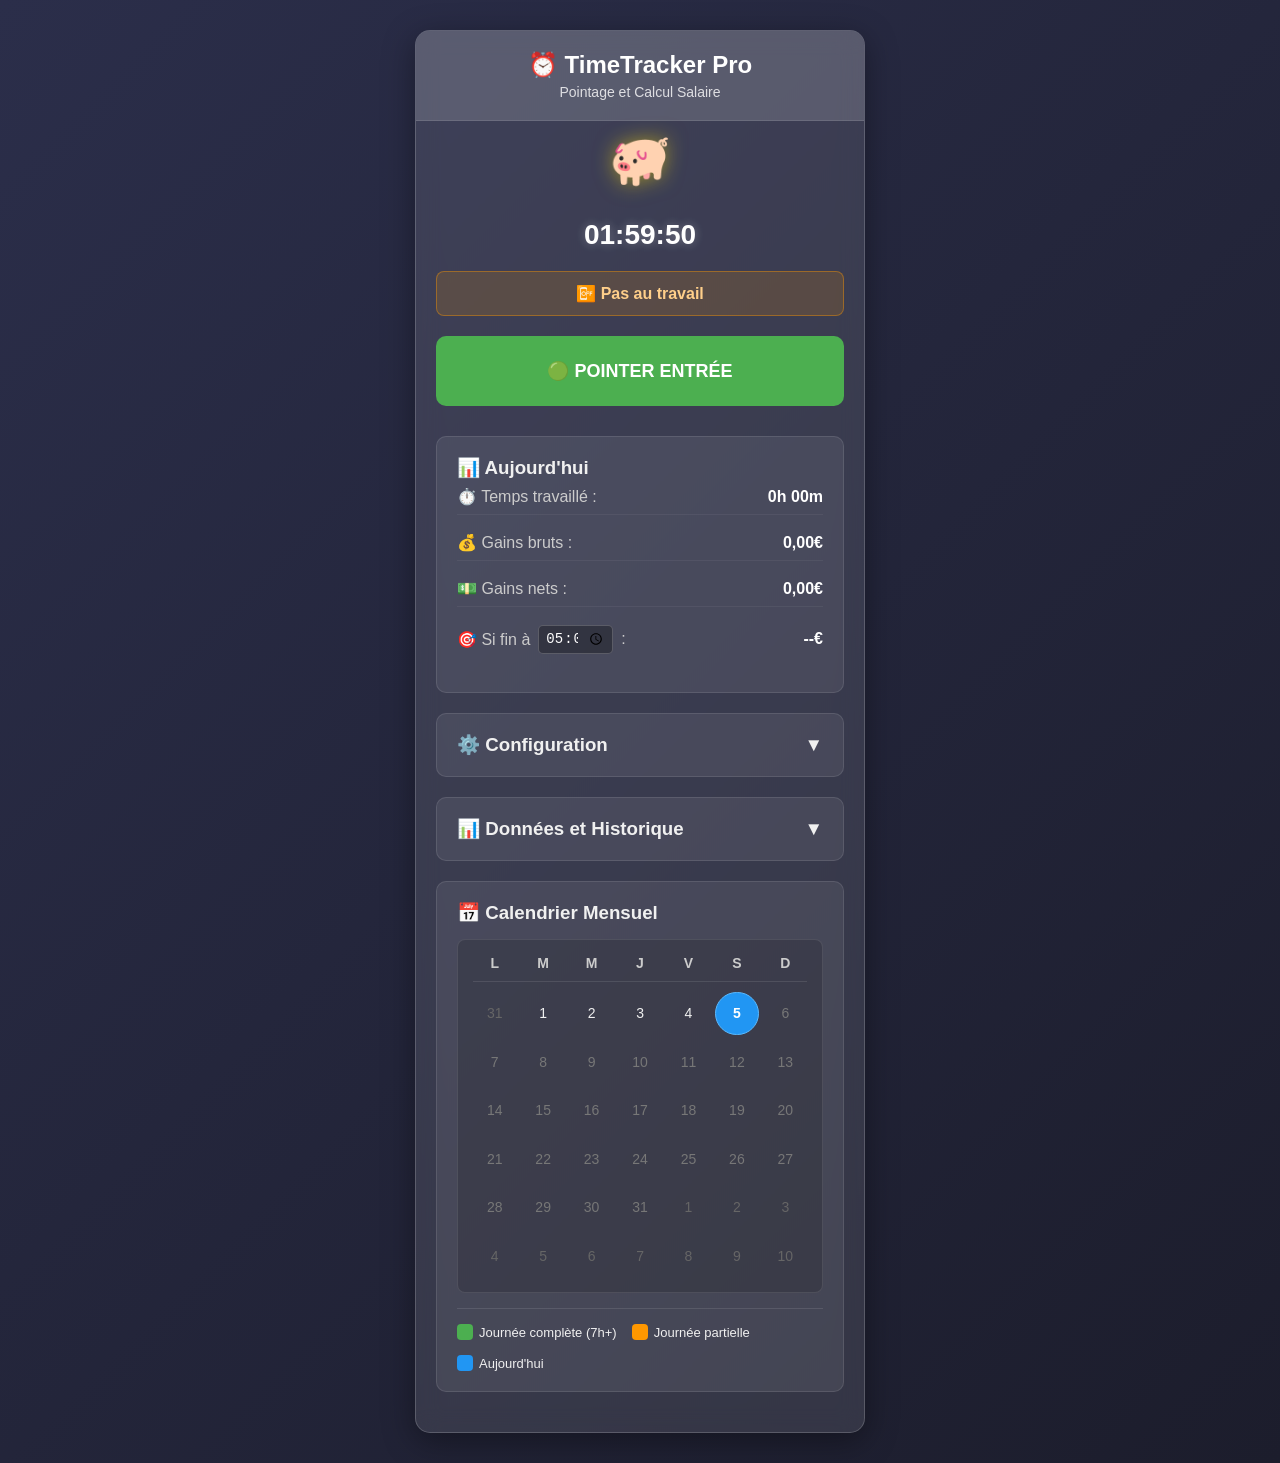
<file: backup/index.html>
<!DOCTYPE html>
<html lang="fr">
<head>
    <meta charset="UTF-8">
    <meta name="viewport" content="width=device-width, initial-scale=1.0">
    <title>TimeTracker Pro - Pointage Heures</title>
    <link rel="stylesheet" href="style.css">
</head>
<body>
    <div class="container">
        <div class="header">
            <h1>⏰ TimeTracker Pro</h1>
            <div class="subtitle">Pointage et Calcul Salaire</div>
        </div>

        <!-- Tirelire -->
        <div class="piggy-bank-container">
            <div class="piggy-bank">🐖</div>
            <div id="coin-container"></div>
        </div>

        <div class="main-content">
            <!-- Horloge temps réel -->
            <div class="current-time" id="currentTime">--:--:--</div>

            <!-- Statut de travail -->
            <div class="status-bar not-working" id="statusBar">
                📴 Pas au travail
            </div>

            <!-- Bouton principal de pointage -->
            <button class="punch-button punch-in" id="punchButton" onclick="togglePunch()">
                🟢 Pointer Entrée
            </button>

            <!-- Statistiques du jour -->
            <div class="card">
                <h3>📊 Aujourd'hui</h3>
                <div class="stat-item">
                    <span class="stat-label">⏱️ Temps travaillé :</span>
                    <span class="stat-value" id="workedTime">0h 00m</span>
                </div>
                <div class="stat-item">
                    <span class="stat-label">💰 Gains bruts :</span>
                    <span class="stat-value" id="grossEarnings">0,00€</span>
                </div>
                <div class="stat-item">
                    <span class="stat-label">💵 Gains nets :</span>
                    <span class="stat-value" id="netEarnings">0,00€</span>
                </div>
                <div class="stat-item">
                    <span class="stat-label">🎯 Si fin à <input type="time" id="endTimeTarget" value="17:00" onchange="updateProjection()"> :</span>
                    <span class="stat-value" id="projection">--€</span>
                </div>
            </div>

            <!-- Configuration -->
            <div class="card collapsible">
                <h3 class="card-header">⚙️ Configuration <span class="chevron">▼</span></h3>
                <div class="card-content">
                    <!-- Salaires -->
                    <div class="config-row">
                        <div class="input-group">
                            <label for="hourlyGross">Salaire brut/heure (€) :</label>
                            <input type="number" id="hourlyGross" value="12.50" step="0.01" onchange="saveConfig()">
                        </div>
                        <div class="input-group">
                            <label for="hourlyNet">Salaire net/heure (€) :</label>
                            <input type="number" id="hourlyNet" value="10.00" step="0.01" onchange="saveConfig()">
                        </div>
                    </div>

                    <!-- Horaires personnalisés -->
                    <div class="config-row">
                        <div class="input-group">
                            <label for="workStartTime">Heure début habituelle :</label>
                            <input type="time" id="workStartTime" value="08:30" onchange="saveConfig()">
                        </div>
                        <div class="input-group">
                            <label for="workEndTime">Heure fin habituelle :</label>
                            <input type="time" id="workEndTime" value="17:00" onchange="saveConfig()">
                        </div>
                    </div>

                    <div class="config-row">
                        <div class="input-group">
                            <label for="weeklyHours">Heures/semaine :</label>
                            <input type="number" id="weeklyHours" value="35" onchange="saveConfig()">
                        </div>
                        <div class="input-group">
                            <label for="dailyHours">Heures/jour théoriques :</label>
                            <input type="number" id="dailyHours" value="7" step="0.25" onchange="saveConfig()">
                        </div>
                    </div>
                </div>
            </div>

            <!-- Export et Historique -->
            <div class="card collapsible">
                <h3 class="card-header">📊 Données et Historique <span class="chevron">▼</span></h3>
                <div class="card-content">
                    <!-- Navigation mois -->
                    <div class="month-nav">
                        <button onclick="changeMonth(-1)">◀️</button>
                        <span id="currentMonth">Septembre 2025</span>
                        <button onclick="changeMonth(1)">▶️</button>
                    </div>

                <!-- Statistiques mois en cours -->
                <div class="month-stats">
                    <div class="stat-item">
                        <span class="stat-label">📅 Jours travaillés :</span>
                        <span class="stat-value" id="monthDays">0</span>
                    </div>
                    <div class="stat-item">
                        <span class="stat-label">⏱️ Total heures :</span>
                        <span class="stat-value" id="monthHours">0h 00m</span>
                    </div>
                    <div class="stat-item">
                        <span class="stat-label">💰 Total gains :</span>
                        <span class="stat-value" id="monthEarnings">0,00€</span>
                    </div>
                </div>

                    <!-- Boutons export -->
                    <div class="export-buttons">
                        <button class="export-btn" onclick="exportCurrentMonth()">📤 Export CSV Mois</button>
                        <button class="export-btn" onclick="exportAllData()">📋 Export CSV Complet</button>
                    </div>
                     <button class="clear-btn" onclick="clearHistory()">🗑️ Effacer tout l'historique</button>
                </div>
            </div>

            <!-- Calendrier -->
            <div class="card">
                <h3>📅 Calendrier Mensuel</h3>
                <div class="mini-calendar">
                    <div class="calendar-header">
                        <div class="weekday">L</div>
                        <div class="weekday">M</div>
                        <div class="weekday">M</div>
                        <div class="weekday">J</div>
                        <div class="weekday">V</div>
                        <div class="weekday">S</div>
                        <div class="weekday">D</div>
                    </div>
                    <div class="calendar-grid" id="calendarGrid">
                        <!-- Jours générés par JavaScript -->
                    </div>
                </div>
                <div class="calendar-legend">
                    <div class="legend-item">
                        <span class="legend-color full-day"></span>
                        <span>Journée complète (7h+)</span>
                    </div>
                    <div class="legend-item">
                        <span class="legend-color partial-day"></span>
                        <span>Journée partielle</span>
                    </div>
                    <div class="legend-item">
                        <span class="legend-color today"></span>
                        <span>Aujourd'hui</span>
                    </div>
                </div>
            </div>
    <script src="script.js"></script>

    <!-- Modal pour les détails du jour -->
    <div id="day-modal" class="modal">
        <div class="modal-content">
            <span class="close-button">&times;</span>
            <h3 id="modal-date"></h3>
            <div id="modal-details"></div>
        </div>
    </div>
</body>
</html>
</file>
<file: backup/style.css>
* {
    margin: 0;
    padding: 0;
    box-sizing: border-box;
}

body {
    font-family: 'Segoe UI', Tahoma, Geneva, Verdana, sans-serif;
    background: linear-gradient(135deg, #2b2e4a 0%, #1c1d2c 100%);
    color: #f0f0f0;
    min-height: 100vh;
    padding: 10px;
}

.container {
    max-width: 450px;
    margin: 20px auto;
    background: rgba(255, 255, 255, 0.1);
    border-radius: 15px;
    box-shadow: 0 8px 32px 0 rgba(0, 0, 0, 0.37);
    backdrop-filter: blur(12px);
    -webkit-backdrop-filter: blur(12px);
    border: 1px solid rgba(255, 255, 255, 0.18);
    overflow: hidden;
}

.header {
    background: rgba(255, 255, 255, 0.15);
    color: white;
    text-align: center;
    padding: 20px;
    border-bottom: 1px solid rgba(255, 255, 255, 0.1);
}

.header h1 {
    font-size: 24px;
    margin-bottom: 5px;
}

.header .subtitle {
    opacity: 0.8;
    font-size: 14px;
}

.main-content {
    padding: 20px;
}

.current-time {
    text-align: center;
    font-size: 28px;
    color: #fff;
    margin-bottom: 20px;
    font-weight: bold;
    text-shadow: 0 0 10px rgba(255, 255, 255, 0.3);
}

.punch-button {
    width: 100%;
    height: 70px;
    font-size: 18px;
    font-weight: bold;
    border: none;
    border-radius: 10px;
    cursor: pointer;
    margin-bottom: 30px;
    transition: all 0.3s ease;
    text-transform: uppercase;
}

.punch-in {
    background: #4CAF50;
    color: white;
}

.punch-out {
    background: #F44336;
    color: white;
}

.punch-button:hover {
    transform: translateY(-2px);
    box-shadow: 0 5px 15px rgba(0,0,0,0.2);
}

/* Card-based layout for sections */
.card {
    background: rgba(255, 255, 255, 0.08);
    border-radius: 10px;
    padding: 20px;
    margin-bottom: 20px;
    border: 1px solid rgba(255, 255, 255, 0.1);
}

.card h3.card-header {
    cursor: pointer;
    display: flex;
    justify-content: space-between;
    align-items: center;
}

.card h3.card-header .chevron {
    transition: transform 0.3s ease;
}

.collapsible .card-content {
    display: none;
    padding-top: 15px;
}

.collapsible.is-open .card-content {
    display: block;
}

.collapsible.is-open .chevron {
    transform: rotate(180deg);
}

.stat-item {
    display: flex;
    justify-content: space-between;
    align-items: center;
    margin-bottom: 10px;
    padding: 8px 0;
    border-bottom: 1px solid rgba(255, 255, 255, 0.05);
}
.stat-item:last-child {
    border-bottom: none;
}

.stat-label {
    color: #ccc;
    display: flex;
    align-items: center;
    gap: 8px;
}

.stat-value {
    font-weight: bold;
    color: #fff;
}

/* Input dans les stats */
#endTimeTarget {
    background: rgba(0,0,0,0.3);
    color: #fff;
    border: 1px solid rgba(255,255,255,0.2);
    border-radius: 5px;
    padding: 3px 6px;
    font-size: 14px;
    width: 75px;
}

.config-row {
    display: grid;
    grid-template-columns: 1fr 1fr;
    gap: 15px;
    margin-bottom: 15px;
}

.input-group {
    margin-bottom: 15px;
}

.input-group label {
    display: block;
    margin-bottom: 5px;
    color: #ccc;
    font-weight: 500;
    font-size: 14px;
}

.input-group input {
    width: 100%;
    padding: 8px;
    background: rgba(0,0,0,0.3);
    border: 1px solid rgba(255,255,255,0.2);
    color: #fff;
    border-radius: 5px;
    font-size: 14px;
}

.input-group input:focus {
    border-color: #764ba2;
    outline: none;
}

.month-nav {
    display: flex;
    justify-content: space-between;
    align-items: center;
    margin-bottom: 15px;
    padding: 10px;
    background: rgba(0,0,0,0.2);
    border-radius: 8px;
}

.month-nav button {
    background: rgba(255,255,255,0.1);
    color: white;
    border: 1px solid rgba(255,255,255,0.2);
    border-radius: 5px;
    padding: 8px 12px;
    cursor: pointer;
    font-size: 16px;
}

.month-nav button:hover {
    background: rgba(255,255,255,0.2);
}

#currentMonth {
    font-weight: bold;
    color: #fff;
}

.month-stats {
    background: rgba(0,0,0,0.1);
    border-radius: 8px;
    padding: 15px;
    margin-bottom: 15px;
}

.export-buttons {
    display: grid;
    grid-template-columns: 1fr 1fr;
    gap: 10px;
}

.export-btn, .clear-btn {
    background: rgba(255,255,255,0.1);
    color: white;
    border: 1px solid rgba(255,255,255,0.2);
    padding: 10px 15px;
    border-radius: 5px;
    cursor: pointer;
    font-size: 14px;
    transition: background 0.3s;
}

.export-btn:hover, .clear-btn:hover {
    background: rgba(255,255,255,0.2);
}

.clear-btn {
    margin-top: 10px;
    background: rgba(244, 67, 54, 0.5); /* Reddish tint */
    border-color: rgba(244, 67, 54, 0.8);
}
.clear-btn:hover {
    background: rgba(244, 67, 54, 0.7);
}


.status-bar {
    text-align: center;
    padding: 12px;
    margin-bottom: 20px;
    border-radius: 8px;
    font-weight: bold;
    border: 1px solid;
}

.status-bar.working {
    background: rgba(76, 175, 80, 0.15);
    color: #98ff9b;
    border-color: rgba(76, 175, 80, 0.4);
}

.status-bar.not-working {
    background: rgba(255, 152, 0, 0.15);
    color: #ffcf8a;
    border-color: rgba(255, 152, 0, 0.4);
}

/* ======================
   CALENDRIER
   ====================== */
.mini-calendar {
    background: rgba(0,0,0,0.15);
    border-radius: 8px;
    padding: 15px;
    margin: 15px 0;
    border: 1px solid rgba(255,255,255,0.1);
}

.calendar-header {
    display: grid;
    grid-template-columns: repeat(7, 1fr);
    gap: 5px;
    margin-bottom: 10px;
    padding-bottom: 10px;
    border-bottom: 1px solid rgba(255,255,255,0.1);
}

.weekday {
    text-align: center;
    font-weight: bold;
    color: #ccc;
    font-size: 14px;
}

.calendar-grid {
    display: grid;
    grid-template-columns: repeat(7, 1fr);
    gap: 5px;
}

.calendar-day {
    aspect-ratio: 1;
    display: flex;
    align-items: center;
    justify-content: center;
    font-size: 14px;
    border-radius: 50%;
    cursor: pointer;
    transition: all 0.2s ease;
    border: 1px solid transparent;
}

.calendar-day.other-month {
    color: #666;
    background: transparent;
    cursor: default;
}

.calendar-day.today {
    background: #2196F3;
    color: white;
    font-weight: bold;
    border-color: #5bbaff;
}

.calendar-day.full-day {
    background: #4CAF50;
    color: white;
}

.calendar-day.partial-day {
    background: #FF9800;
    color: white;
}

.calendar-day.future {
    background: transparent;
    color: #777;
    cursor: default;
}

.calendar-day:hover:not(.other-month):not(.future) {
    transform: scale(1.1);
    box-shadow: 0 2px 8px rgba(0,0,0,0.15);
    z-index: 1;
    border-color: rgba(255,255,255,0.5);
}

.calendar-legend {
    display: flex;
    flex-wrap: wrap;
    gap: 15px;
    margin-top: 15px;
    font-size: 13px;
    padding-top: 15px;
    border-top: 1px solid rgba(255,255,255,0.1);
}

.legend-item {
    display: flex;
    align-items: center;
    gap: 6px;
}

.legend-color {
    width: 16px;
    height: 16px;
    border-radius: 4px;
    flex-shrink: 0;
}

.legend-color.full-day { background: #4CAF50; }
.legend-color.partial-day { background: #FF9800; }
.legend-color.today { background: #2196F3; }

/* Modal */
.modal {
    display: none;
    position: fixed;
    z-index: 1000;
    left: 0;
    top: 0;
    width: 100%;
    height: 100%;
    overflow: auto;
    background-color: rgba(0,0,0,0.7);
    backdrop-filter: blur(5px);
}

.modal-content {
    background: rgba(40, 42, 60, 0.9);
    color: #f0f0f0;
    margin: 15% auto;
    padding: 25px;
    border: 1px solid rgba(255,255,255,0.2);
    width: 90%;
    max-width: 400px;
    border-radius: 10px;
    position: relative;
    box-shadow: 0 5px 15px rgba(0,0,0,0.3);
}

.close-button {
    color: #ccc;
    position: absolute;
    top: 10px;
    right: 15px;
    font-size: 28px;
    font-weight: bold;
}

.close-button:hover,
.close-button:focus {
    color: white;
    text-decoration: none;
    cursor: pointer;
}

#modal-details .stat-item {
    padding: 12px 0;
    border-bottom: 1px solid rgba(255,255,255,0.1);
}
#modal-details .stat-item:last-child {
    border-bottom: none;
}
#modal-date {
    color: #fff;
    margin-bottom: 15px;
}


/* Piggy Bank */
.piggy-bank-container {
    position: relative;
    text-align: center;
    padding: 10px 0;
}

.piggy-bank {
    font-size: 50px;
    display: inline-block;
    animation: bounce 2s infinite;
    filter: drop-shadow(0 0 10px rgba(255, 223, 0, 0.5));
}

#coin-container {
    position: absolute;
    top: 0;
    left: 0;
    width: 100%;
    height: 100%;
    overflow: hidden;
}

.coin {
    position: absolute;
    width: 20px;
    height: 20px;
    background-color: #FFD700;
    border-radius: 50%;
    border: 2px solid #DAA520;
    box-shadow: 0 0 5px #FFD700;
    animation: fall 2s linear;
}

@keyframes bounce {
    0%, 20%, 50%, 80%, 100% {
        transform: translateY(0);
    }
    40% {
        transform: translateY(-20px);
    }
    60% {
        transform: translateY(-10px);
    }
}

@keyframes fall {
    0% {
        transform: translateY(-20px) translateX(0);
        opacity: 1;
    }
    100% {
        transform: translateY(50px) translateX(0);
        opacity: 0;
    }
}

/* Responsive */
@media (max-width: 480px) {
    body {
        padding: 0;
    }
    .container {
        margin: 0;
        border-radius: 0;
        min-height: 100vh;
        border: none;
    }

    .main-content {
        padding: 20px 15px;
    }

    .config-row {
        grid-template-columns: 1fr;
        gap: 10px;
    }

    .export-buttons {
        grid-template-columns: 1fr;
    }

    .current-time {
        font-size: 24px;
    }

    .punch-button {
        height: 60px;
        font-size: 16px;
    }

    .calendar-day {
        font-size: 12px;
    }

    .weekday {
        font-size: 12px;
    }

    .calendar-legend {
        flex-direction: column;
        gap: 8px;
    }

    .mini-calendar {
        padding: 10px;
    }
}
</file>
